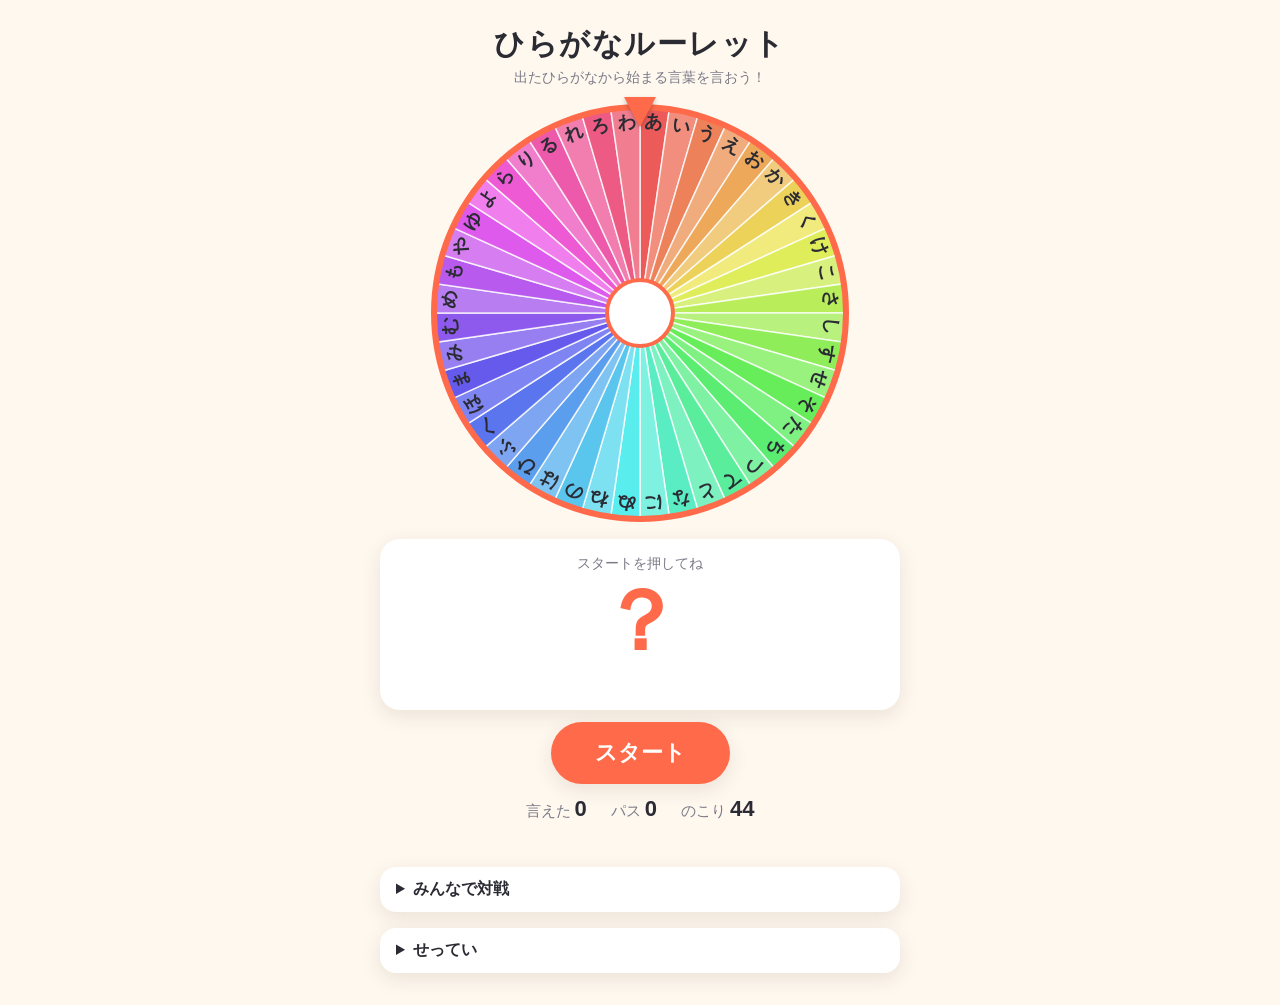
<file: games/hiragana-roulette/index.html>
<!DOCTYPE html>
<html lang="ja">
<head>
<meta charset="utf-8">
<meta name="viewport" content="width=device-width, initial-scale=1">
<title>ひらがなルーレット</title>
<meta name="description" content="ルーレットで出たひらがなから始まる言葉を言うゲーム。">
<meta name="robots" content="noindex">
<style>
  :root {
    --bg: #fff8ef;
    --card: #ffffff;
    --ink: #2b2b33;
    --muted: #7a7a86;
    --accent: #ff6b4a;
    --accent-ink: #ffffff;
    --ok: #2bb673;
    --line: #eadfce;
    --shadow: 0 6px 20px rgba(60, 40, 10, .10);
  }
  @media (prefers-color-scheme: dark) {
    :root {
      --bg: #1c1b22;
      --card: #26252e;
      --ink: #f1eee8;
      --muted: #a7a3b0;
      --line: #3a3843;
      --shadow: 0 6px 20px rgba(0, 0, 0, .35);
    }
  }
  * { box-sizing: border-box; }
  [hidden] { display: none !important; }
  html, body { margin: 0; }
  body {
    background: var(--bg);
    color: var(--ink);
    font-family: "Hiragino Maru Gothic ProN", "Hiragino Sans", "Noto Sans JP", "Yu Gothic", sans-serif;
    min-height: 100vh;
    display: flex;
    justify-content: center;
    padding: 16px;
  }
  main { width: 100%; max-width: 520px; text-align: center; }
  h1 { font-size: clamp(22px, 6vw, 30px); margin: 8px 0 4px; letter-spacing: .05em; }
  .lead { color: var(--muted); margin: 0 0 16px; font-size: 14px; }

  .wheel-wrap { position: relative; width: min(100%, 420px); margin: 0 auto; aspect-ratio: 1; }
  canvas { width: 100%; height: 100%; display: block; }
  .pointer {
    position: absolute; left: 50%; top: -6px; transform: translateX(-50%);
    width: 0; height: 0;
    border-left: 16px solid transparent; border-right: 16px solid transparent;
    border-top: 30px solid var(--accent);
    filter: drop-shadow(0 2px 2px rgba(0,0,0,.25));
    z-index: 2;
  }

  .result {
    margin: 16px auto 8px; background: var(--card); border-radius: 20px;
    box-shadow: var(--shadow); padding: 16px; min-height: 170px;
    display: flex; flex-direction: column; align-items: center; justify-content: center; gap: 6px;
  }
  .result .label { color: var(--muted); font-size: 14px; }
  .result .char { font-size: 84px; line-height: 1; font-weight: 700; color: var(--accent); }
  .result .char.pop { animation: pop .45s ease-out; }
  @keyframes pop { 0% { transform: scale(.3); opacity: 0; } 70% { transform: scale(1.15); } 100% { transform: scale(1); opacity: 1; } }
  .timer { font-size: 18px; font-variant-numeric: tabular-nums; min-height: 1.4em; }
  .timer.urgent { color: var(--accent); font-weight: 700; }
  .bar { width: 100%; max-width: 300px; height: 8px; border-radius: 4px; background: var(--line); overflow: hidden; }
  .bar > i { display: block; height: 100%; width: 100%; background: var(--accent); transition: width .1s linear; }

  .buttons { display: flex; gap: 10px; justify-content: center; flex-wrap: wrap; margin: 12px 0; }
  button {
    font: inherit; font-size: 18px; font-weight: 700; border: 0; border-radius: 999px;
    padding: 14px 26px; cursor: pointer; transition: transform .08s, opacity .2s;
    min-width: 120px;
  }
  button:active { transform: scale(.96); }
  button:disabled { opacity: .4; cursor: default; }
  .spin { background: var(--accent); color: var(--accent-ink); font-size: 22px; padding: 16px 44px; box-shadow: var(--shadow); }
  .good { background: var(--ok); color: #fff; }
  .pass { background: var(--line); color: var(--ink); }
  .ghost { background: transparent; color: var(--muted); font-size: 14px; font-weight: 500; padding: 8px 12px; min-width: 0; text-decoration: underline; }

  .score { display: flex; justify-content: center; gap: 24px; font-size: 15px; color: var(--muted); }
  .score b { color: var(--ink); font-size: 22px; margin-left: 4px; }

  details {
    background: var(--card); border-radius: 16px; box-shadow: var(--shadow);
    padding: 12px 16px; margin: 16px 0; text-align: left;
  }
  summary { cursor: pointer; font-weight: 700; }
  .opt { display: flex; align-items: center; justify-content: space-between; gap: 12px; padding: 10px 0; border-top: 1px solid var(--line); font-size: 15px; }
  .opt:first-of-type { border-top: 0; }
  select, input[type=checkbox] { font: inherit; accent-color: var(--accent); }
  input[type=checkbox] { width: 20px; height: 20px; }
  select { padding: 4px 8px; border-radius: 8px; border: 1px solid var(--line); background: var(--bg); color: var(--ink); }

  .history { margin-top: 8px; font-size: 14px; color: var(--muted); word-break: break-all; min-height: 1.5em; }
  .history span { display: inline-block; margin: 2px; padding: 2px 8px; border-radius: 999px; background: var(--card); box-shadow: var(--shadow); color: var(--ink); }
  .history span.ok { outline: 2px solid var(--ok); }

  /* 対戦モード */
  .turn { margin: 0 auto 10px; display: inline-flex; gap: 10px; align-items: center; background: var(--card); box-shadow: var(--shadow); border-radius: 999px; padding: 8px 18px; font-size: 15px; }
  .turn b { color: var(--accent); font-size: 20px; }
  .turn small { color: var(--muted); }
  .board { display: flex; flex-wrap: wrap; gap: 8px; justify-content: center; }
  .board div { background: var(--card); box-shadow: var(--shadow); border-radius: 14px; padding: 6px 14px; font-size: 14px; border: 2px solid transparent; }
  .board div.now { border-color: var(--accent); }
  .board b { font-size: 20px; margin-left: 6px; }
  .add-row { display: flex; gap: 8px; padding: 10px 0; }
  .add-row input { flex: 1; min-width: 0; font: inherit; font-size: 16px; padding: 8px 12px; border-radius: 10px; border: 1px solid var(--line); background: var(--bg); color: var(--ink); }
  .add-row button { min-width: 0; padding: 8px 18px; font-size: 16px; background: var(--accent); color: var(--accent-ink); }
  .chips { display: flex; flex-wrap: wrap; gap: 6px; padding-bottom: 6px; }
  .chips span { display: inline-flex; align-items: center; gap: 4px; background: var(--bg); border: 1px solid var(--line); border-radius: 999px; padding: 4px 6px 4px 12px; }
  .chips button { min-width: 0; padding: 0 8px; font-size: 16px; background: transparent; color: var(--muted); }
  .note { color: var(--muted); font-size: 13px; margin: 4px 0 8px; }

  .modal { position: fixed; inset: 0; background: rgba(0,0,0,.45); display: flex; align-items: center; justify-content: center; padding: 16px; z-index: 10; }
  .modal .box { background: var(--card); color: var(--ink); border-radius: 24px; padding: 24px 20px; width: 100%; max-width: 380px; box-shadow: var(--shadow); animation: pop .4s ease-out; }
  .modal h2 { margin: 0 0 4px; font-size: 24px; }
  .modal .winner { color: var(--accent); font-size: 18px; font-weight: 700; margin-bottom: 12px; }
  .modal ol { list-style: none; padding: 0; margin: 0 0 18px; text-align: left; }
  .modal li { display: flex; justify-content: space-between; align-items: center; padding: 10px 12px; border-bottom: 1px solid var(--line); font-size: 17px; }
  .modal li .rank { display: inline-block; width: 2.2em; font-weight: 700; color: var(--muted); }
  .modal li.top .rank { color: var(--accent); }
</style>
</head>
<body>
<main>
  <h1>ひらがなルーレット</h1>
  <p class="lead">出たひらがなから始まる言葉を言おう！</p>
  <div class="turn" id="turn" hidden></div>

  <div class="wheel-wrap">
    <div class="pointer" aria-hidden="true"></div>
    <canvas id="wheel" aria-label="ひらがなルーレット"></canvas>
  </div>

  <div class="result" aria-live="polite">
    <div class="label" id="label">スタートを押してね</div>
    <div class="char" id="char">？</div>
    <div class="timer" id="timer"></div>
    <div class="bar" id="bar" hidden><i id="barFill"></i></div>
  </div>

  <div class="buttons" id="spinRow">
    <button class="spin" id="spinBtn">スタート</button>
  </div>
  <div class="buttons" id="answerRow" hidden>
    <button class="good" id="okBtn">言えた！</button>
    <button class="pass" id="passBtn">パス</button>
  </div>

  <div class="board" id="board" hidden></div>
  <div class="score" id="soloScore">
    <div>言えた<b id="okCount">0</b></div>
    <div>パス<b id="passCount">0</b></div>
    <div>のこり<b id="remain">0</b></div>
  </div>
  <div class="history" id="history"></div>

  <details id="versus">
    <summary>みんなで対戦</summary>
    <p class="note">プレイヤーを2人以上登録すると、順番に回して点数を競えます。言えたら1点。</p>
    <form class="add-row" id="addForm">
      <input id="nameInput" maxlength="12" placeholder="なまえ" autocomplete="off">
      <button type="submit">追加</button>
    </form>
    <div class="chips" id="chips"></div>
    <label class="opt">1人あたりの回数
      <select id="roundSel">
        <option value="3">3回</option>
        <option value="5" selected>5回</option>
        <option value="10">10回</option>
        <option value="0">決めない</option>
      </select>
    </label>
    <div class="opt" id="endRow" hidden><span>ここで終わって結果を見る</span><button class="ghost" id="endBtn" type="button">結果発表</button></div>
    <p class="note" id="lockNote" hidden>ゲーム中はメンバーを変えられません。変えるときは「せってい」のリセットを押してね。</p>
  </details>

  <details>
    <summary>せってい</summary>
    <label class="opt">制限時間
      <select id="timeSel">
        <option value="5">5秒</option>
        <option value="10" selected>10秒</option>
        <option value="15">15秒</option>
        <option value="30">30秒</option>
        <option value="0">なし</option>
      </select>
    </label>
    <label class="opt">濁音・半濁音（が・ぱ など）も入れる
      <input type="checkbox" id="dakuon">
    </label>
    <label class="opt">一度出た文字はもう出さない
      <input type="checkbox" id="noRepeat" checked>
    </label>
    <label class="opt">効果音
      <input type="checkbox" id="sound" checked>
    </label>
    <div class="opt"><span>スコアと出た文字をリセット</span><button class="ghost" id="resetBtn">リセット</button></div>
  </details>
</main>

<div class="modal" id="modal" hidden>
  <div class="box" role="dialog" aria-modal="true" aria-labelledby="modalTitle">
    <h2 id="modalTitle">けっか発表</h2>
    <div class="winner" id="winner"></div>
    <ol id="ranking"></ol>
    <button class="spin" id="againBtn">もう一回あそぶ</button>
  </div>
</div>

<script>
(() => {
  const BASIC = [..."あいうえおかきくけこさしすせそたちつてとなにぬねのはひふへほまみむめもやゆよらりるれろわ"];
  const DAKU  = [..."がぎぐげござじずぜぞだでどばびぶべぼぱぴぷぺぽ"];
  const TAU = Math.PI * 2;

  const $ = id => document.getElementById(id);
  const canvas = $("wheel"), ctx = canvas.getContext("2d");
  const el = {
    label: $("label"), char: $("char"), timer: $("timer"), bar: $("bar"), barFill: $("barFill"),
    spinRow: $("spinRow"), answerRow: $("answerRow"), spinBtn: $("spinBtn"),
    okBtn: $("okBtn"), passBtn: $("passBtn"), okCount: $("okCount"), passCount: $("passCount"),
    remain: $("remain"), history: $("history"),
    timeSel: $("timeSel"), dakuon: $("dakuon"), noRepeat: $("noRepeat"), sound: $("sound"), resetBtn: $("resetBtn"),
    turn: $("turn"), board: $("board"), soloScore: $("soloScore"),
    addForm: $("addForm"), nameInput: $("nameInput"), chips: $("chips"), roundSel: $("roundSel"), lockNote: $("lockNote"),
    endRow: $("endRow"), endBtn: $("endBtn"),
    modal: $("modal"), winner: $("winner"), ranking: $("ranking"), againBtn: $("againBtn"),
  };

  let used = new Set();
  let items = [];
  let rotation = 0;
  let spinning = false;
  let current = null;
  let timerId = null;
  let score = { ok: 0, pass: 0 };

  // ---- 対戦モード ----
  let players = [];      // { name, pts }
  let turnNo = 0;        // これまでに終わった手番の数
  const versus = () => players.length >= 2;
  const inGame = () => versus() && (turnNo > 0 || spinning || current !== null);
  const totalTurns = () => Number(el.roundSel.value) * players.length;  // 0 = 決めない
  const nowPlayer = () => players[turnNo % players.length];

  function renderPlayers() {
    el.chips.replaceChildren(...players.map((p, i) => {
      const chip = document.createElement("span");
      chip.textContent = p.name;
      const x = document.createElement("button");
      x.type = "button";
      x.textContent = "×";
      x.setAttribute("aria-label", `${p.name}を消す`);
      x.disabled = inGame();
      x.addEventListener("click", () => { if (!inGame()) { players.splice(i, 1); renderPlayers(); } });
      chip.append(x);
      return chip;
    }));
    const locked = inGame();
    el.nameInput.disabled = locked;
    el.addForm.querySelector("button").disabled = locked;
    el.roundSel.disabled = locked;
    el.lockNote.hidden = !locked;
    el.endRow.hidden = !(versus() && turnNo > 0);
    renderTurn();
  }
  function renderTurn() {
    el.soloScore.hidden = versus();
    el.board.hidden = !versus();
    el.turn.hidden = !versus();
    if (!versus()) return;
    const p = nowPlayer();
    const total = totalTurns();
    const round = Math.floor(turnNo / players.length) + 1;
    el.turn.replaceChildren();
    const b = document.createElement("b");
    b.textContent = p.name;
    const small = document.createElement("small");
    const over = total && turnNo >= total;
    small.textContent = over ? "おわり" : total ? `${round} / ${total / players.length} 回目` : `${round} 回目`;
    if (over) el.turn.append(small);
    else el.turn.append(b, "さんの番", small);
    el.board.replaceChildren(...players.map(q => {
      const d = document.createElement("div");
      if (q === p && !over) d.className = "now";
      const pts = document.createElement("b");
      pts.textContent = q.pts;
      d.append(q.name, pts);
      return d;
    }));
  }
  function showResult() {
    const sorted = players.slice().sort((a, b) => b.pts - a.pts);
    const top = sorted[0].pts;
    const winners = sorted.filter(p => p.pts === top).map(p => p.name);
    el.winner.textContent = winners.length > 1 ? `${winners.join("さん・")}さんが同点優勝！` : `優勝は ${winners[0]} さん！`;
    let rank = 0;
    el.ranking.replaceChildren(...sorted.map((p, i) => {
      if (i === 0 || p.pts !== sorted[i - 1].pts) rank = i + 1;
      const li = document.createElement("li");
      if (rank === 1) li.className = "top";
      const left = document.createElement("span");
      const r = document.createElement("span");
      r.className = "rank";
      r.textContent = `${rank}位`;
      left.append(r, p.name);
      const pts = document.createElement("b");
      pts.textContent = `${p.pts}点`;
      li.append(left, pts);
      return li;
    }));
    el.modal.hidden = false;
    fanfare();
    setTimeout(fanfare, 450);
    el.againBtn.focus();
  }

  // ---- 文字リスト ----
  function pool() {
    return el.dakuon.checked ? BASIC.concat(DAKU) : BASIC.slice();
  }
  function rebuild() {
    let list = pool();
    if (el.noRepeat.checked) {
      list = list.filter(c => !used.has(c));
      if (list.length === 0) { used.clear(); list = pool(); renderHistory(); }
    }
    items = list;
    el.remain.textContent = el.noRepeat.checked ? items.length : "∞";
    draw();
  }

  // ---- 描画 ----
  function resize() {
    const size = canvas.clientWidth;
    const dpr = window.devicePixelRatio || 1;
    canvas.width = size * dpr;
    canvas.height = size * dpr;
    ctx.setTransform(dpr, 0, 0, dpr, 0, 0);
    draw();
  }
  function draw() {
    const size = canvas.clientWidth;
    if (!size) return;
    const c = size / 2, r = c - 4;
    const n = items.length, seg = TAU / n;
    ctx.clearRect(0, 0, size, size);
    ctx.save();
    ctx.translate(c, c);
    ctx.rotate(rotation);
    for (let i = 0; i < n; i++) {
      const a0 = -Math.PI / 2 + i * seg;
      ctx.beginPath();
      ctx.moveTo(0, 0);
      ctx.arc(0, 0, r, a0, a0 + seg);
      ctx.closePath();
      ctx.fillStyle = `hsl(${(i * 360 / n) | 0} 80% ${i % 2 ? 72 : 64}%)`;
      ctx.fill();
      ctx.strokeStyle = "rgba(255,255,255,.8)";
      ctx.lineWidth = 1.5;
      ctx.stroke();

      ctx.save();
      ctx.rotate(a0 + seg / 2);
      const fs = Math.max(12, Math.min(34, r * seg * 0.62));
      ctx.font = `700 ${fs}px "Hiragino Maru Gothic ProN","Hiragino Sans","Noto Sans JP",sans-serif`;
      ctx.fillStyle = "#2b2b33";
      ctx.textAlign = "center";
      ctx.textBaseline = "middle";
      ctx.translate(r - fs * 0.85, 0);
      ctx.rotate(Math.PI / 2);
      ctx.fillText(items[i], 0, 0);
      ctx.restore();
    }
    ctx.restore();

    // 中心
    ctx.beginPath();
    ctx.arc(c, c, r * 0.16, 0, TAU);
    ctx.fillStyle = "#fff";
    ctx.fill();
    ctx.lineWidth = 4;
    ctx.strokeStyle = "#ff6b4a";
    ctx.stroke();
    ctx.beginPath();
    ctx.arc(c, c, r, 0, TAU);
    ctx.lineWidth = 6;
    ctx.strokeStyle = "#ff6b4a";
    ctx.stroke();
  }
  function indexAtPointer() {
    const seg = TAU / items.length;
    const local = ((-rotation % TAU) + TAU) % TAU;
    return Math.floor(local / seg) % items.length;
  }

  // ---- 効果音 ----
  let audio = null;
  function beep(freq, dur, vol = 0.08, type = "triangle") {
    if (!el.sound.checked) return;
    try {
      audio = audio || new (window.AudioContext || window.webkitAudioContext)();
      const o = audio.createOscillator(), g = audio.createGain();
      o.type = type; o.frequency.value = freq;
      g.gain.setValueAtTime(vol, audio.currentTime);
      g.gain.exponentialRampToValueAtTime(0.0001, audio.currentTime + dur);
      o.connect(g).connect(audio.destination);
      o.start(); o.stop(audio.currentTime + dur);
    } catch (e) { /* 音が出なくてもゲームは続ける */ }
  }
  const fanfare = () => [523, 659, 784, 1047].forEach((f, i) => setTimeout(() => beep(f, .18, .1), i * 90));

  // ---- 回転 ----
  function spin() {
    if (spinning) return;
    stopTimer();
    rebuild();
    spinning = true;
    renderPlayers();
    el.spinBtn.disabled = true;
    el.label.textContent = "まわってる…";
    el.char.textContent = "？";
    el.char.classList.remove("pop");
    el.timer.textContent = "";
    el.bar.hidden = true;

    const n = items.length, seg = TAU / n;
    const target = Math.floor(Math.random() * n);
    const jitter = (Math.random() - 0.5) * 0.7;           // 区切り線ぴったりに止まらないよう ±35%
    const base = -(target + 0.5 + jitter) * seg;
    const delta = (((base - rotation) % TAU) + TAU) % TAU;
    const start = rotation;
    const end = rotation + TAU * (5 + Math.floor(Math.random() * 3)) + delta;
    const duration = 3800 + Math.random() * 1200;
    const t0 = performance.now();
    let lastIdx = indexAtPointer();

    function frame(now) {
      const t = Math.min(1, (now - t0) / duration);
      const eased = 1 - Math.pow(1 - t, 4);
      rotation = start + (end - start) * eased;
      draw();
      const idx = indexAtPointer();
      if (idx !== lastIdx) { lastIdx = idx; beep(900, .04, .05, "square"); }
      if (t < 1) requestAnimationFrame(frame);
      else land(items[indexAtPointer()]);
    }
    requestAnimationFrame(frame);
  }

  function land(ch) {
    spinning = false;
    rotation %= TAU;
    current = ch;
    el.char.textContent = ch;
    void el.char.offsetWidth;
    el.char.classList.add("pop");
    el.label.textContent = `「${ch}」から始まる言葉は？`;
    fanfare();
    el.spinRow.hidden = true;
    el.answerRow.hidden = false;
    startTimer();
  }

  // ---- タイマー ----
  function startTimer() {
    const sec = Number(el.timeSel.value);
    if (!sec) { el.timer.textContent = ""; return; }
    const total = sec * 1000;
    const endAt = performance.now() + total;
    el.bar.hidden = false;
    let nextTick = 0;
    const tick = () => {
      const now = performance.now();
      const left = Math.max(0, endAt - now);
      const s = Math.ceil(left / 1000);
      el.timer.textContent = `のこり ${s} 秒`;
      el.timer.classList.toggle("urgent", s <= 3);
      el.barFill.style.width = `${(left / total) * 100}%`;
      // チクタク音：残り時間が減るほど間隔が短く、音が高くなる（1秒おき → 0.1秒おき）
      if (left > 0 && now >= nextTick) {
        const ratio = left / total;
        beep(500 + 600 * (1 - ratio), .05, .07, "square");
        nextTick = now + 100 + 900 * ratio * ratio;
      }
      if (left <= 0) {
        stopTimer();
        el.timer.textContent = "時間切れ！";
        beep(220, .4, .12, "sawtooth");
        finish(false);
      }
    };
    tick();
    timerId = setInterval(tick, 20);
  }
  function stopTimer() {
    clearInterval(timerId);
    timerId = null;
    el.timer.classList.remove("urgent");
  }

  // ---- 結果 ----
  function finish(ok) {
    if (current === null) return;
    stopTimer();
    if (ok) { score.ok++; el.timer.textContent = "すごい！"; beep(880, .15, .1); setTimeout(() => beep(1175, .2, .1), 110); }
    else score.pass++;
    if (versus()) {
      if (ok) nowPlayer().pts++;
      turnNo++;
    }
    used.add(current);
    addHistory(current, ok);
    current = null;
    el.okCount.textContent = score.ok;
    el.passCount.textContent = score.pass;
    el.answerRow.hidden = true;
    el.spinRow.hidden = false;
    el.spinBtn.disabled = false;
    el.spinBtn.textContent = "もう一回";
    el.bar.hidden = true;
    rebuild();
    renderPlayers();
    if (versus()) {
      el.spinBtn.textContent = "回す";
      el.label.textContent = `つぎは ${nowPlayer().name} さん`;
      if (totalTurns() && turnNo >= totalTurns()) {
        el.label.textContent = "ゲーム終了！";
        el.spinBtn.disabled = true;
        setTimeout(showResult, 700);
        return;
      }
    }
    el.spinBtn.focus();
  }

  const log = [];
  function addHistory(ch, ok) { log.push({ ch, ok }); renderHistory(); }
  function renderHistory() {
    el.history.innerHTML = log.map(h => `<span class="${h.ok ? "ok" : ""}">${h.ch}</span>`).join("");
  }

  function reset() {
    if (spinning) return;
    stopTimer();
    used.clear(); log.length = 0; current = null;
    score = { ok: 0, pass: 0 };
    el.okCount.textContent = 0; el.passCount.textContent = 0;
    el.label.textContent = "スタートを押してね";
    el.char.textContent = "？";
    el.timer.textContent = "";
    el.bar.hidden = true;
    el.answerRow.hidden = true; el.spinRow.hidden = false;
    el.spinBtn.disabled = false; el.spinBtn.textContent = "スタート";
    turnNo = 0;
    players.forEach(p => { p.pts = 0; });
    el.modal.hidden = true;
    renderHistory();
    rebuild();
    renderPlayers();
    if (versus()) el.label.textContent = `さいしょは ${nowPlayer().name} さん`;
  }

  el.spinBtn.addEventListener("click", spin);
  el.okBtn.addEventListener("click", () => finish(true));
  el.passBtn.addEventListener("click", () => finish(false));
  el.resetBtn.addEventListener("click", reset);
  el.againBtn.addEventListener("click", reset);
  el.roundSel.addEventListener("change", renderTurn);
  el.endBtn.addEventListener("click", () => { if (!spinning && current === null) showResult(); });
  el.addForm.addEventListener("submit", e => {
    e.preventDefault();
    const name = el.nameInput.value.trim();
    if (!name || inGame()) return;
    players.push({ name, pts: 0 });
    el.nameInput.value = "";
    renderPlayers();
    if (versus() && turnNo === 0) el.label.textContent = `さいしょは ${nowPlayer().name} さん`;
  });
  el.dakuon.addEventListener("change", () => { if (!spinning) rebuild(); });
  el.noRepeat.addEventListener("change", () => { if (!spinning) rebuild(); });
  document.addEventListener("keydown", e => {
    if (e.code !== "Space" || ["SELECT", "INPUT"].includes(e.target.tagName) || !el.modal.hidden) return;
    e.preventDefault();
    if (!el.spinRow.hidden && !spinning) spin();
    else if (!el.answerRow.hidden) finish(true);
  });
  window.addEventListener("resize", resize);

  rebuild();
  resize();
  renderPlayers();
})();
</script>
</body>
</html>
</file>
